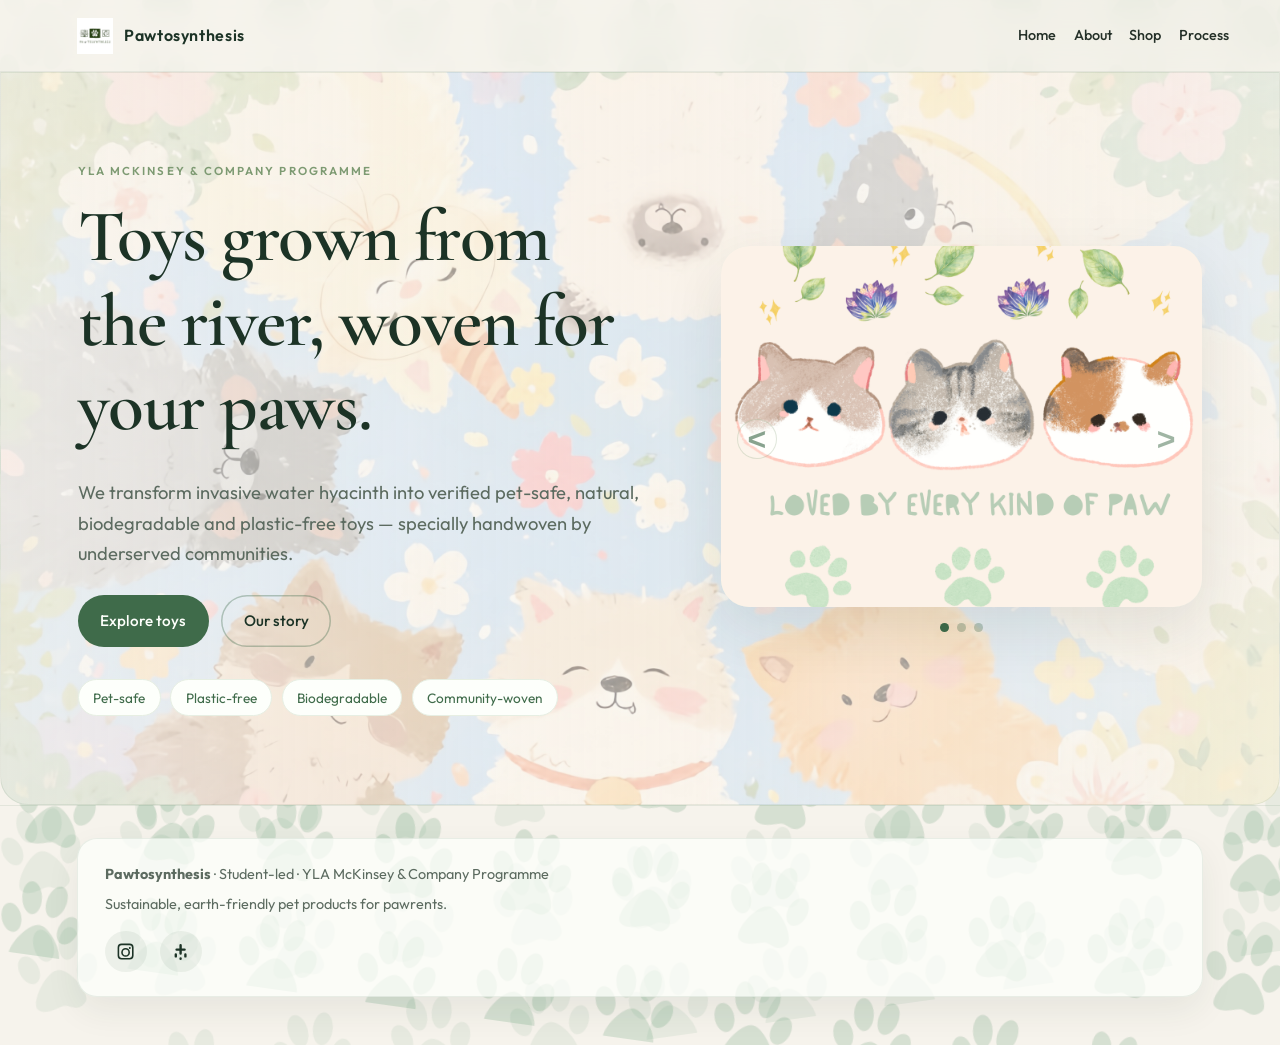
<file: index.html>
<!DOCTYPE html>
<html lang="en">
  <head>
    <meta charset="UTF-8" />
    <meta name="viewport" content="width=device-width, initial-scale=1.0" />
    <title>Pawtosynthesis — Earth-friendly toys for pawrents</title>
    <meta
      name="description"
      content="Pawtosynthesis turns water hyacinth into verified pet-safe, natural, biodegradable, plastic-free pet toys — handwoven by underserved communities."
    />
    <link rel="preconnect" href="https://fonts.googleapis.com" />
    <link rel="preconnect" href="https://fonts.gstatic.com" crossorigin />
    <link
      href="https://fonts.googleapis.com/css2?family=Cormorant+Garamond:ital,wght@0,500;0,600;0,700;1,500&family=Outfit:wght@300;400;500;600&display=swap"
      rel="stylesheet"
    />
    <link rel="stylesheet" href="css/styles.css?v=3" />
    <link rel="icon" href="assets/logo" type="image/svg+xml" />
  </head>
  <body>
    <div class="bg-leaf" aria-hidden="true"></div>

    <header class="site-header">
      <a class="brand" href="index.html">
        <img src="assets/logo.jpg" alt="" width="36" height="36" />
        <span>Pawtosynthesis</span>
      </a>
      <button class="nav-toggle" type="button" aria-label="Open menu" aria-expanded="false">
        <span></span>
        <span></span>
      </button>
      <nav class="nav" aria-label="Primary">
        <a href="index.html">Home</a>
        <a href="about.html">About</a>
        <a href="shop.html">Shop</a>
        <a href="process.html">Process</a>
      </nav>
    </header>

    <main id="top">
      <section class="hero">
        <div class="hero-copy">
          <p class="eyebrow">YLA McKinsey &amp; Company Programme</p>
          <h1>Toys grown from the river, woven for your paws.</h1>
          <p class="lede">
            We transform invasive water hyacinth into verified pet-safe, natural,
            biodegradable and plastic-free toys — specially handwoven by
            underserved communities.
          </p>
          <div class="hero-actions">
            <a class="btn btn-primary" href="shop.html">Explore toys</a>
            <a class="btn btn-ghost" href="about.html">Our story</a>
          </div>
          <ul class="trust">
            <li>Pet-safe</li>
            <li>Plastic-free</li>
            <li>Biodegradable</li>
            <li>Community-woven</li>
          </ul>
        </div>

        <div class="home-carousel" data-carousel aria-label="Pawtosynthesis gallery">
          <div class="carousel-track">
            <figure class="carousel-slide is-active">
              <img src="assets/slide-1.png" alt="Pawtosynthesis first carousel image" />
            </figure>
            <figure class="carousel-slide">
              <img src="assets/slide-2.png" alt="Pawtosynthesis second carousel image" />
            </figure>
            <figure class="carousel-slide">
              <img src="assets/slide-3.png" alt="Pawtosynthesis third carousel image" />
            </figure>
          </div>
          <button class="carousel-arrow carousel-prev" type="button" aria-label="Previous image">&lt;</button>
          <button class="carousel-arrow carousel-next" type="button" aria-label="Next image">&gt;</button>
          <div class="carousel-dots" aria-label="Choose gallery image">
            <button class="carousel-dot is-active" type="button" aria-label="Show image 1" aria-current="true"></button>
            <button class="carousel-dot" type="button" aria-label="Show image 2"></button>
            <button class="carousel-dot" type="button" aria-label="Show image 3"></button>
          </div>
        </div>
      </section>

    </main>

    <footer class="site-footer">
      <div class="footer-card">
        <p><strong>Pawtosynthesis</strong> · Student-led · YLA McKinsey &amp; Company Programme</p>
        <p>Sustainable, earth-friendly pet products for pawrents.</p>
        <div class="social-links" aria-label="Social media links">
        <a href="https://www.instagram.com/pawtosynthesis/?hl=en" target="_blank" rel="noopener noreferrer" aria-label="Instagram">
          <svg viewBox="0 0 24 24" aria-hidden="true"><path d="M7 2h10a5 5 0 0 1 5 5v10a5 5 0 0 1-5 5H7a5 5 0 0 1-5-5V7a5 5 0 0 1 5-5Zm0 2a3 3 0 0 0-3 3v10a3 3 0 0 0 3 3h10a3 3 0 0 0 3-3V7a3 3 0 0 0-3-3H7Zm5 3.5A5.5 5.5 0 1 1 6.5 13 5.5 5.5 0 0 1 12 7.5Zm0 2A3.5 3.5 0 1 0 15.5 13 3.5 3.5 0 0 0 12 9.5Zm5.25-3.25a1.25 1.25 0 1 1-1.25 1.25 1.25 1.25 0 0 1 1.25-1.25Z"/></svg>
        </a>
        <a href="https://linktr.ee/pawtosynthesis?utm_source=linktree_profile_share&amp;ltsid=6a0023c0-806b-4a4c-ac9c-4e5ab47f9585" target="_blank" rel="noopener noreferrer" aria-label="Linktree">
          <svg viewBox="0 0 24 24" aria-hidden="true"><path d="M12 2.5a1.5 1.5 0 0 1 1.5 1.5V8h3.5a1.5 1.5 0 1 1 0 3H13.5v3.5a1.5 1.5 0 1 1-3 0V11H7a1.5 1.5 0 1 1 0-3h3.5V4A1.5 1.5 0 0 1 12 2.5Zm-6 11.5a1.5 1.5 0 0 1 1.5 1.5V18a1.5 1.5 0 1 1-3 0v-2.5A1.5 1.5 0 0 1 6 14Zm12 0a1.5 1.5 0 0 1 1.5 1.5V18a1.5 1.5 0 1 1-3 0v-2.5A1.5 1.5 0 0 1 18 14Zm-6 5a1.5 1.5 0 0 1 1.5 1.5v.5a1.5 1.5 0 1 1-3 0v-.5A1.5 1.5 0 0 1 12 19Z"/></svg>
        </a>
        </div>
      </div>
    </footer>

    <script src="js/main.js"></script>
  </body>
</html>
</file>
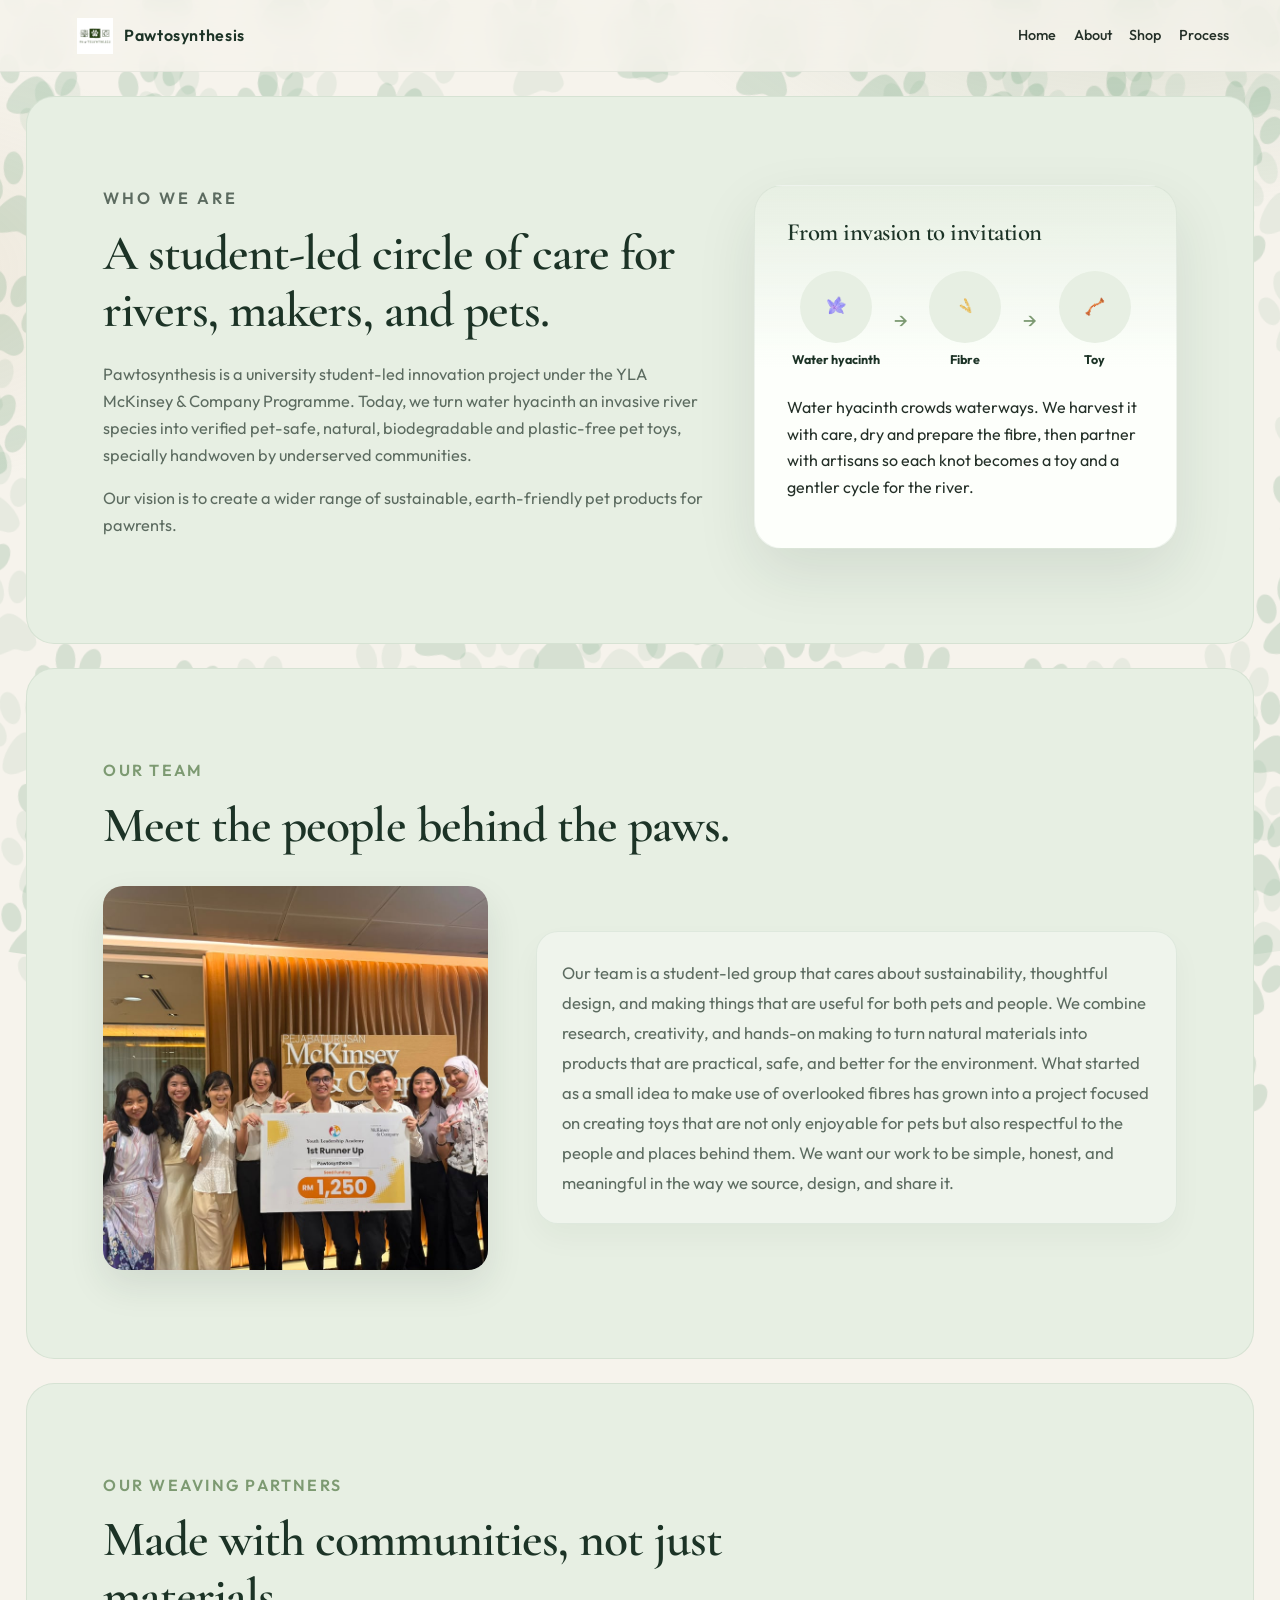
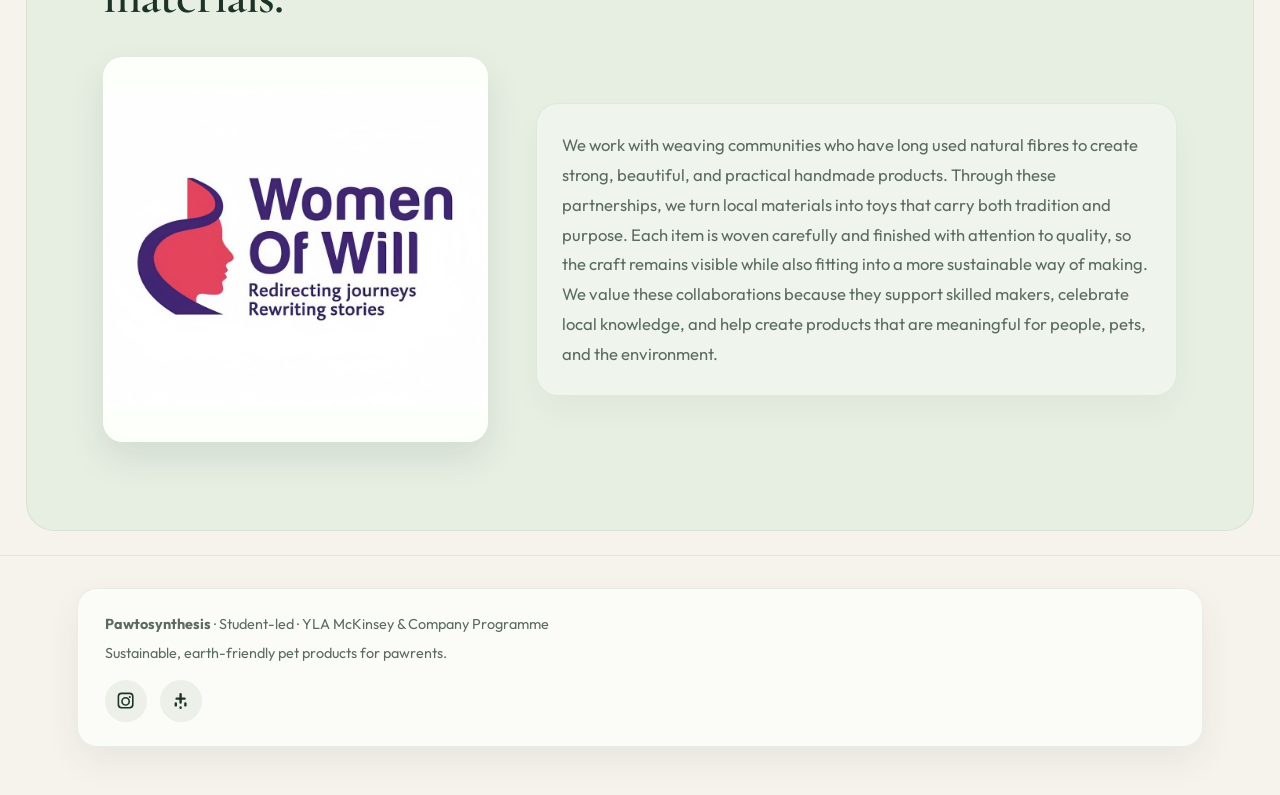
<file: about.html>
<!DOCTYPE html>
<html lang="en">
  <head>
    <meta charset="UTF-8" />
    <meta name="viewport" content="width=device-width, initial-scale=1.0" />
    <title>About | Pawtosynthesis</title>
    <meta
      name="description"
      content="Learn about Pawtosynthesis and how water hyacinth becomes a pet-safe, earth-friendly toy."
    />
    <link rel="preconnect" href="https://fonts.googleapis.com" />
    <link rel="preconnect" href="https://fonts.gstatic.com" crossorigin />
    <link
      href="https://fonts.googleapis.com/css2?family=Cormorant+Garamond:ital,wght@0,500;0,600;0,700;1,500&family=Outfit:wght@300;400;500;600&display=swap"
      rel="stylesheet"
    />
    <link rel="stylesheet" href="css/styles.css?v=3" />
    <link rel="icon" href="assets/logo" type="image/svg+xml" />
  </head>
  <body>
    <div class="bg-leaf" aria-hidden="true"></div>

    <header class="site-header">
      <a class="brand" href="index.html">
        <img src="assets/logo.jpg" alt="" width="36" height="36" />
        <span>Pawtosynthesis</span>
      </a>
      <button class="nav-toggle" type="button" aria-label="Open menu" aria-expanded="false">
        <span></span>
        <span></span>
      </button>
      <nav class="nav" aria-label="Primary">
        <a href="index.html">Home</a>
        <a href="about.html">About</a>
        <a href="shop.html">Shop</a>
        <a href="process.html">Process</a>
      </nav>
    </header>

    <main>
      <section id="about" class="section about">
        <div class="section-copy">
          <p class="eyebrow">Who we are</p>
          <h2>A student-led circle of care for rivers, makers, and pets.</h2>
          <p>
            Pawtosynthesis is a university student-led innovation project under
            the YLA McKinsey &amp; Company Programme. Today, we turn water
            hyacinth an invasive river species into verified pet-safe,
            natural, biodegradable and plastic-free pet toys, specially
            handwoven by underserved communities.
          </p>
          <p>
            Our vision is to create a wider range of sustainable, earth-friendly
            pet products for pawrents.
          </p>
        </div>
        <aside class="about-card">
          <h3>From invasion to invitation</h3>
          <div class="journey" aria-label="Water hyacinth becomes fibre, then a toy">
            <div class="journey-stage">
              <div class="journey-visual hyacinth-visual" aria-hidden="true">
                <img src="assets/hyacinth-icon.png" alt="" />
              </div>
              <strong>Water hyacinth</strong>
            </div>
            <span class="journey-arrow" aria-hidden="true">&#8594;</span>
            <div class="journey-stage">
              <div class="journey-visual fibre-visual" aria-hidden="true">
                <img src="assets/fibre-icon.png" alt="" />
              </div>
              <strong>Fibre</strong>
            </div>
            <span class="journey-arrow" aria-hidden="true">&#8594;</span>
            <div class="journey-stage">
              <div class="journey-visual toy-visual">
                <img src="assets/toy-icon.png" alt="" />
              </div>
              <strong>Toy</strong>
            </div>
          </div>
          <p>
            Water hyacinth crowds waterways. We harvest it with care, dry and
            prepare the fibre, then partner with artisans so each knot becomes
            a toy and a gentler cycle for the river.
          </p>
        </aside>
      </section>

      <section class="section team-section" id="team">
        <div class="section-head">
          <p class="eyebrow about-eyebrow">Our Team</p>
          <h2>Meet the people behind the paws.</h2>
        </div>
        <div class="about-feature-grid">
          <figure class="about-photo">
            <img src="assets/our-team.jpg" alt="The Pawtosynthesis student team together" />
          </figure>
          <div class="info-grid">
            <p>
              Our team is a student-led group that cares about sustainability, thoughtful design,
              and making things that are useful for both pets and people. We combine research,
              creativity, and hands-on making to turn natural materials into products that are
              practical, safe, and better for the environment. What started as a small idea to
              make use of overlooked fibres has grown into a project focused on creating toys
              that are not only enjoyable for pets but also respectful to the people and places
              behind them. We want our work to be simple, honest, and meaningful in the way we
              source, design, and share it.
            </p>
          </div>
        </div>
      </section>

      <section class="section partners-section" id="partners">
        <div class="section-head">
          <p class="eyebrow about-eyebrow">Our Weaving Partners</p>
          <h2>Made with communities, not just materials.</h2>
        </div>
        <div class="about-feature-grid">
          <figure class="about-photo">
            <img src="assets/our-weaving-partner.JPEG" alt="A woman from one of Pawtosynthesis's weaving partner communities" />
          </figure>
          <div class="info-grid">
            <p>
              We work with weaving communities who have long used natural fibres to create
              strong, beautiful, and practical handmade products. Through these partnerships,
              we turn local materials into toys that carry both tradition and purpose. Each item
              is woven carefully and finished with attention to quality, so the craft remains
              visible while also fitting into a more sustainable way of making. We value these
              collaborations because they support skilled makers, celebrate local knowledge, and
              help create products that are meaningful for people, pets, and the environment.
            </p>
          </div>
        </div>
      </section>
    </main>

    <footer class="site-footer">
      <div class="footer-card">
        <p><strong>Pawtosynthesis</strong> · Student-led · YLA McKinsey &amp; Company Programme</p>
        <p>Sustainable, earth-friendly pet products for pawrents.</p>
        <div class="social-links" aria-label="Social media links">
        <a href="https://www.instagram.com/pawtosynthesis/?hl=en" target="_blank" rel="noopener noreferrer" aria-label="Instagram">
          <svg viewBox="0 0 24 24" aria-hidden="true"><path d="M7 2h10a5 5 0 0 1 5 5v10a5 5 0 0 1-5 5H7a5 5 0 0 1-5-5V7a5 5 0 0 1 5-5Zm0 2a3 3 0 0 0-3 3v10a3 3 0 0 0 3 3h10a3 3 0 0 0 3-3V7a3 3 0 0 0-3-3H7Zm5 3.5A5.5 5.5 0 1 1 6.5 13 5.5 5.5 0 0 1 12 7.5Zm0 2A3.5 3.5 0 1 0 15.5 13 3.5 3.5 0 0 0 12 9.5Zm5.25-3.25a1.25 1.25 0 1 1-1.25 1.25 1.25 1.25 0 0 1 1.25-1.25Z"/></svg>
        </a>
        <a href="https://linktr.ee/pawtosynthesis?utm_source=linktree_profile_share&amp;ltsid=6a0023c0-806b-4a4c-ac9c-4e5ab47f9585" target="_blank" rel="noopener noreferrer" aria-label="Linktree">
          <svg viewBox="0 0 24 24" aria-hidden="true"><path d="M12 2.5a1.5 1.5 0 0 1 1.5 1.5V8h3.5a1.5 1.5 0 1 1 0 3H13.5v3.5a1.5 1.5 0 1 1-3 0V11H7a1.5 1.5 0 1 1 0-3h3.5V4A1.5 1.5 0 0 1 12 2.5Zm-6 11.5a1.5 1.5 0 0 1 1.5 1.5V18a1.5 1.5 0 1 1-3 0v-2.5A1.5 1.5 0 0 1 6 14Zm12 0a1.5 1.5 0 0 1 1.5 1.5V18a1.5 1.5 0 1 1-3 0v-2.5A1.5 1.5 0 0 1 18 14Zm-6 5a1.5 1.5 0 0 1 1.5 1.5v.5a1.5 1.5 0 1 1-3 0v-.5A1.5 1.5 0 0 1 12 19Z"/></svg>
        </a>
        </div>
      </div>
    </footer>

    <script src="js/main.js"></script>
  </body>
</html>
</file>
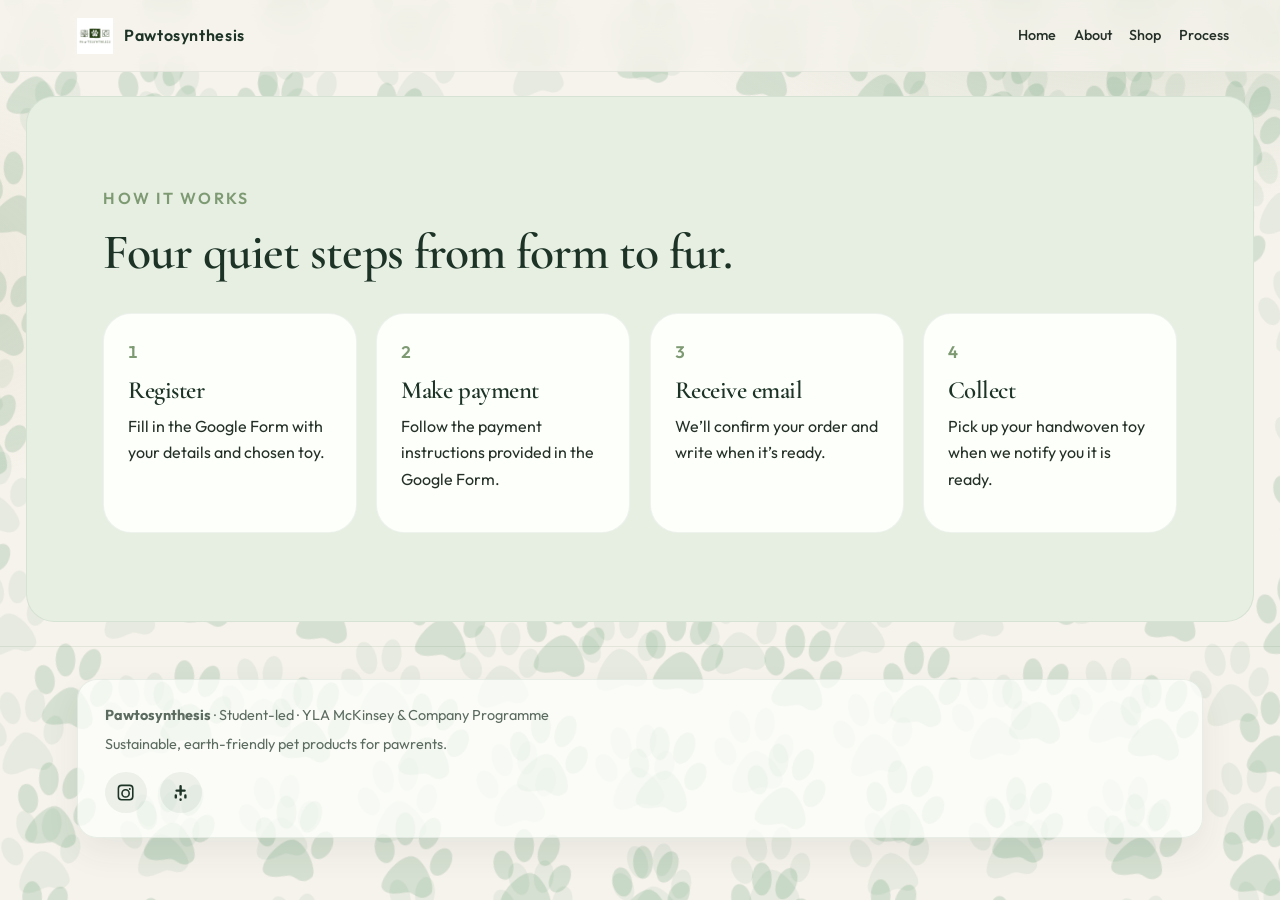
<file: process.html>
<!DOCTYPE html>
<html lang="en">
  <head>
    <meta charset="UTF-8" />
    <meta name="viewport" content="width=device-width, initial-scale=1.0" />
    <title>Process | Pawtosynthesis</title>
    <meta
      name="description"
      content="See how Pawtosynthesis turns removed water hyacinth into eco-friendly toys through a simple four-step process."
    />
    <link rel="preconnect" href="https://fonts.googleapis.com" />
    <link rel="preconnect" href="https://fonts.gstatic.com" crossorigin />
    <link
      href="https://fonts.googleapis.com/css2?family=Cormorant+Garamond:ital,wght@0,500;0,600;0,700;1,500&family=Outfit:wght@300;400;500;600&display=swap"
      rel="stylesheet"
    />
    <link rel="stylesheet" href="css/styles.css?v=3" />
    <link rel="icon" href="assets/logo" type="image/svg+xml" />
  </head>
  <body>
    <div class="bg-leaf" aria-hidden="true"></div>

    <header class="site-header">
      <a class="brand" href="index.html">
        <img src="assets/logo.jpg" alt="" width="36" height="36" />
        <span>Pawtosynthesis</span>
      </a>
      <button class="nav-toggle" type="button" aria-label="Open menu" aria-expanded="false">
        <span></span>
        <span></span>
      </button>
      <nav class="nav" aria-label="Primary">
        <a href="index.html">Home</a>
        <a href="about.html">About</a>
        <a href="shop.html">Shop</a>
        <a href="process.html">Process</a>
      </nav>
    </header>

    <main>
      <section id="process" class="section process">
        <div class="section-head">
          <p class="eyebrow process-eyebrow">How it works</p>
          <h2>Four quiet steps from form to fur.</h2>
        </div>
        <ol class="steps">
          <li>
            <span class="step-num">1</span>
            <h3>Register</h3>
            <p>Fill in the Google Form with your details and chosen toy.</p>
          </li>
          <li>
            <span class="step-num">2</span>
            <h3>Make payment</h3>
            <p>Follow the payment instructions provided in the Google Form.</p>
          </li>
          <li>
            <span class="step-num">3</span>
            <h3>Receive email</h3>
            <p>We’ll confirm your order and write when it’s ready.</p>
          </li>
          <li>
            <span class="step-num">4</span>
            <h3>Collect</h3>
            <p>Pick up your handwoven toy when we notify you it is ready.</p>
          </li>
        </ol>
      </section>
    </main>

    <footer class="site-footer">
      <div class="footer-card">
        <p><strong>Pawtosynthesis</strong> · Student-led · YLA McKinsey &amp; Company Programme</p>
        <p>Sustainable, earth-friendly pet products for pawrents.</p>
        <div class="social-links" aria-label="Social media links">
        <a href="https://www.instagram.com/pawtosynthesis/?hl=en" target="_blank" rel="noopener noreferrer" aria-label="Instagram">
          <svg viewBox="0 0 24 24" aria-hidden="true"><path d="M7 2h10a5 5 0 0 1 5 5v10a5 5 0 0 1-5 5H7a5 5 0 0 1-5-5V7a5 5 0 0 1 5-5Zm0 2a3 3 0 0 0-3 3v10a3 3 0 0 0 3 3h10a3 3 0 0 0 3-3V7a3 3 0 0 0-3-3H7Zm5 3.5A5.5 5.5 0 1 1 6.5 13 5.5 5.5 0 0 1 12 7.5Zm0 2A3.5 3.5 0 1 0 15.5 13 3.5 3.5 0 0 0 12 9.5Zm5.25-3.25a1.25 1.25 0 1 1-1.25 1.25 1.25 1.25 0 0 1 1.25-1.25Z"/></svg>
        </a>
        <a href="https://linktr.ee/pawtosynthesis?utm_source=linktree_profile_share&amp;ltsid=6a0023c0-806b-4a4c-ac9c-4e5ab47f9585" target="_blank" rel="noopener noreferrer" aria-label="Linktree">
          <svg viewBox="0 0 24 24" aria-hidden="true"><path d="M12 2.5a1.5 1.5 0 0 1 1.5 1.5V8h3.5a1.5 1.5 0 1 1 0 3H13.5v3.5a1.5 1.5 0 1 1-3 0V11H7a1.5 1.5 0 1 1 0-3h3.5V4A1.5 1.5 0 0 1 12 2.5Zm-6 11.5a1.5 1.5 0 0 1 1.5 1.5V18a1.5 1.5 0 1 1-3 0v-2.5A1.5 1.5 0 0 1 6 14Zm12 0a1.5 1.5 0 0 1 1.5 1.5V18a1.5 1.5 0 1 1-3 0v-2.5A1.5 1.5 0 0 1 18 14Zm-6 5a1.5 1.5 0 0 1 1.5 1.5v.5a1.5 1.5 0 1 1-3 0v-.5A1.5 1.5 0 0 1 12 19Z"/></svg>
        </a>
        </div>
      </div>
    </footer>

    <script src="js/main.js"></script>
  </body>
</html>
</file>
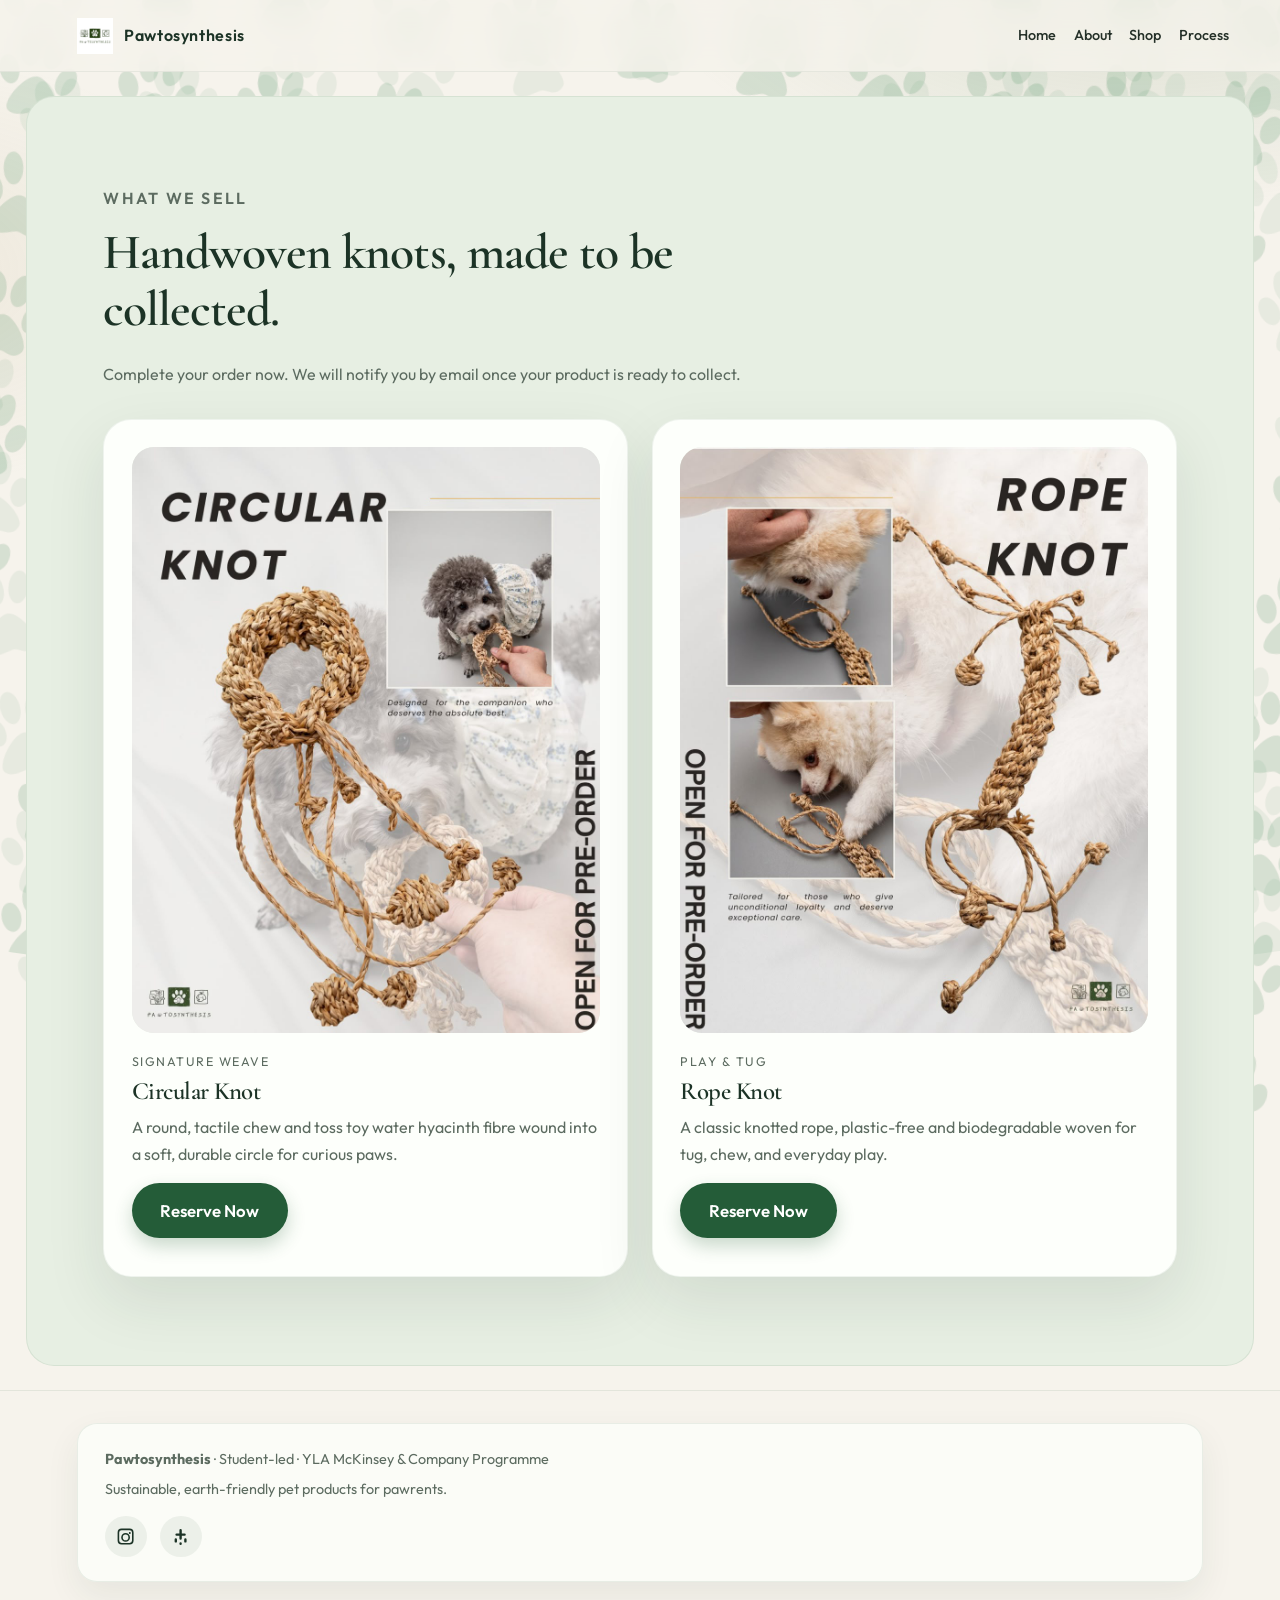
<file: shop.html>
<!DOCTYPE html>
<html lang="en">
  <head>
    <meta charset="UTF-8" />
    <meta name="viewport" content="width=device-width, initial-scale=1.0" />
    <title>Shop |Pawtosynthesis</title>
    <meta
      name="description"
      content="Learn about Pawtosynthesis, explore our handwoven pet toys, and see how each order comes together."
    />
    <link rel="preconnect" href="https://fonts.googleapis.com" />
    <link rel="preconnect" href="https://fonts.gstatic.com" crossorigin />
    <link
      href="https://fonts.googleapis.com/css2?family=Cormorant+Garamond:ital,wght@0,500;0,600;0,700;1,500&family=Outfit:wght@300;400;500;600&display=swap"
      rel="stylesheet"
    />
    <link rel="stylesheet" href="css/styles.css?v=3" />
    <link rel="icon" href="assets/logo" type="image/svg+xml" />
  </head>
  <body>
    <div class="bg-leaf" aria-hidden="true"></div>

    <header class="site-header">
      <a class="brand" href="index.html">
        <img src="assets/logo.jpg" alt="" width="36" height="36" />
        <span>Pawtosynthesis</span>
      </a>
      <button class="nav-toggle" type="button" aria-label="Open menu" aria-expanded="false">
        <span></span>
        <span></span>
      </button>
      <nav class="nav" aria-label="Primary">
        <a href="index.html">Home</a>
        <a href="about.html">About</a>
        <a href="shop.html">Shop</a>
        <a href="process.html">Process</a>
      </nav>
    </header>

    <main>
      <section class="section shop" id="shop">
        <div class="section-head">
          <p class="eyebrow shop-eyebrow">What we sell</p>
          <h2>Handwoven knots, made to be collected.</h2>
          <p>
            Complete your order now. We will notify you by email once your product is
            ready to collect.
          </p>
        </div>
        <div class="product-grid">
          <article class="product-card">
            <div class="product-art" aria-hidden="true">
              <img class="circular-knot-image" src="assets/circular-knot.jpg" alt="Circular knot toy" />
            </div>
            <p class="product-tag">Signature weave</p>
            <h3>Circular Knot</h3>
            <p>
              A round, tactile chew and toss toy water hyacinth fibre wound
              into a soft, durable circle for curious paws.
            </p>
            <button class="btn btn-primary reserve-featured" type="button" data-open-order="Circular Knot">
              Reserve Now
            </button>
          </article>
          <article class="product-card">
            <div class="product-art" aria-hidden="true">
              <img class="rope-knot-image" src="assets/rope-knot.jpg" alt="Rope knot toy" />
            </div>
            <p class="product-tag">Play &amp; tug</p>
            <h3>Rope Knot</h3>
            <p>
              A classic knotted rope, plastic-free and biodegradable woven
              for tug, chew, and everyday play.
            </p>
            <button class="btn btn-primary reserve-featured" type="button" data-open-order="Rope Knot">
              Reserve Now
            </button>
          </article>
        </div>
      </section>
    </main>

    <footer class="site-footer">
      <div class="footer-card">
        <p><strong>Pawtosynthesis</strong> · Student-led · YLA McKinsey &amp; Company Programme</p>
        <p>Sustainable, earth-friendly pet products for pawrents.</p>
        <div class="social-links" aria-label="Social media links">
        <a href="https://www.instagram.com/pawtosynthesis/?hl=en" target="_blank" rel="noopener noreferrer" aria-label="Instagram">
          <svg viewBox="0 0 24 24" aria-hidden="true"><path d="M7 2h10a5 5 0 0 1 5 5v10a5 5 0 0 1-5 5H7a5 5 0 0 1-5-5V7a5 5 0 0 1 5-5Zm0 2a3 3 0 0 0-3 3v10a3 3 0 0 0 3 3h10a3 3 0 0 0 3-3V7a3 3 0 0 0-3-3H7Zm5 3.5A5.5 5.5 0 1 1 6.5 13 5.5 5.5 0 0 1 12 7.5Zm0 2A3.5 3.5 0 1 0 15.5 13 3.5 3.5 0 0 0 12 9.5Zm5.25-3.25a1.25 1.25 0 1 1-1.25 1.25 1.25 1.25 0 0 1 1.25-1.25Z"/></svg>
        </a>
        <a href="https://linktr.ee/pawtosynthesis?utm_source=linktree_profile_share&amp;ltsid=6a0023c0-806b-4a4c-ac9c-4e5ab47f9585" target="_blank" rel="noopener noreferrer" aria-label="Linktree">
          <svg viewBox="0 0 24 24" aria-hidden="true"><path d="M12 2.5a1.5 1.5 0 0 1 1.5 1.5V8h3.5a1.5 1.5 0 1 1 0 3H13.5v3.5a1.5 1.5 0 1 1-3 0V11H7a1.5 1.5 0 1 1 0-3h3.5V4A1.5 1.5 0 0 1 12 2.5Zm-6 11.5a1.5 1.5 0 0 1 1.5 1.5V18a1.5 1.5 0 1 1-3 0v-2.5A1.5 1.5 0 0 1 6 14Zm12 0a1.5 1.5 0 0 1 1.5 1.5V18a1.5 1.5 0 1 1-3 0v-2.5A1.5 1.5 0 0 1 18 14Zm-6 5a1.5 1.5 0 0 1 1.5 1.5v.5a1.5 1.5 0 1 1-3 0v-.5A1.5 1.5 0 0 1 12 19Z"/></svg>
        </a>
        </div>
      </div>
    </footer>

    <dialog class="modal" id="order-modal">
      <form method="dialog" class="modal-card">
        <button class="modal-close" value="close" aria-label="Close">&times;</button>
        <h2 id="modal-title">Complete order</h2>
        <ol class="modal-steps">
          <li>Register with the Google Form (select your toy).</li>
          <li>Follow the payment instructions in the Google Form.</li>
          <li>Watch your inbox for confirmation.</li>
          <li>Collect when we email that it’s ready.</li>
        </ol>
        <div class="modal-actions">
          <a id="modal-form-link" class="btn btn-primary" href="#" target="_blank" rel="noopener noreferrer">
            Register on Google Form
          </a>
          <button class="btn btn-ghost" value="close" type="submit">Close</button>
        </div>
      </form>
    </dialog>

    <script src="js/main.js"></script>
  </body>
</html>
</file>
<file: css/styles.css>
:root {
  --cream: #f6f3ec;
  --white: #fdfffb;
  --mist: #e7efe3;
  --sage: #7d9a72;
  --leaf: #3f6b4a;
  --forest: #1c3326;
  --ink: #243028;
  --muted: #5c6b60;
  --gold: #c4b48a;
  --shadow: 0 24px 60px rgba(28, 51, 38, 0.1);
  --radius: 28px;
}

*,
*::before,
*::after {
  box-sizing: border-box;
}

html {
  scroll-behavior: smooth;
  scroll-padding-top: 5.5rem;
}

body {
  margin: 0;
  font-family: Outfit, system-ui, sans-serif;
  color: var(--ink);
  background: var(--cream);
  line-height: 1.65;
  min-height: 100vh;
}

h1,
h2,
h3 {
  font-family: "Cormorant Garamond", Georgia, serif;
  color: var(--forest);
  letter-spacing: -0.02em;
  line-height: 1.15;
  font-weight: 600;
}

h1 {
  font-size: clamp(2.6rem, 6vw, 4.6rem);
  margin: 0.2em 0 0.4em;
}

h2 {
  font-size: clamp(2rem, 4vw, 3.1rem);
  margin: 0 0 0.45em;
}

h3 {
  font-size: 1.55rem;
  margin: 0 0 0.35em;
}

p {
  margin: 0 0 1em;
}

a {
  color: var(--leaf);
}

.bg-leaf {
  position: fixed;
  inset: 0;
  pointer-events: none;
  z-index: 0;
  background:
    radial-gradient(900px 500px at 90% -10%, rgba(125, 154, 114, 0.28), transparent 60%),
    radial-gradient(700px 400px at -10% 30%, rgba(196, 180, 138, 0.18), transparent 55%);
}

.bg-leaf::before {
  content: "";
  position: absolute;
  inset: -15%;
  background-image: url("../assets/paw-pattern.png");
  background-repeat: repeat;
  pointer-events: none;
}

.bg-leaf::before {
  background-size: 120px 120px;
  opacity: 0.13;
  transform: rotate(8deg);
}

.bg-leaf::after {
  content: "";
  position: absolute;
  inset: -15%;
  background: url("../assets/paw-pattern.png") repeat;
  background-size: 120px 120px;
  opacity: 0.06;
  transform: rotate(-8deg);
  pointer-events: none;
}

.site-header,
main,
.site-footer {
  position: relative;
  z-index: 1;
}

.site-header {
  display: flex;
  align-items: center;
  justify-content: space-between;
  padding: 1.1rem 4vw 1.1rem 6vw;
  position: sticky;
  top: 0;
  z-index: 10;
  background: rgba(246, 243, 236, 0.82);
  backdrop-filter: blur(16px);
  border-bottom: 1px solid rgba(63, 107, 74, 0.08);
}

.brand {
  display: flex;
  align-items: center;
  gap: 0.7rem;
  text-decoration: none;
  color: var(--forest);
  font-weight: 600;
  letter-spacing: 0.04em;
}

.nav {
  display: flex;
  align-items: center;
  gap: 1.1rem;
  flex-shrink: 0;
}

.nav a {
  text-decoration: none;
  color: var(--ink);
  font-size: 0.9rem;
  font-weight: 500;
  white-space: nowrap;
}

.nav-cta {
  background: var(--forest);
  color: var(--white) !important;
  padding: 0.55rem 1.1rem;
  border-radius: 999px;
}

.nav-toggle {
  display: none;
  background: none;
  border: 0;
  width: 42px;
  height: 42px;
  cursor: pointer;
}

.nav-toggle span {
  display: block;
  height: 2px;
  background: var(--forest);
  margin: 7px 0;
  width: 22px;
}

.hero,
.section {
  padding: 5.5rem 6vw;
  margin: 1.5rem 2vw;
  border: 1px solid rgba(63, 107, 74, 0.1);
  border-radius: var(--radius);
  background: var(--mist);
}

.hero {
  width: auto;
  max-width: none;
  min-height: 680px;
  margin: 0;
  display: grid;
  grid-template-columns: minmax(0, 1fr) minmax(280px, 0.85fr);
  gap: clamp(2rem, 6vw, 5rem);
  align-items: center;
  background:
    linear-gradient(90deg, rgba(246, 243, 236, 0.72), rgba(246, 243, 236, 0.52) 50%, rgba(246, 243, 236, 0.72)),
    url("../assets/home.JPEG") center / cover no-repeat;
  border-radius: 0 0 var(--radius) var(--radius);
}

.hero-copy {
  max-width: 920px;
}

.home-carousel {
  position: relative;
  min-width: 0;
}

.carousel-track {
  position: relative;
  aspect-ratio: 4 / 3;
  overflow: hidden;
  border-radius: var(--radius);
  background: var(--mist);
  box-shadow: var(--shadow);
}

.carousel-slide {
  position: absolute;
  inset: 0;
  margin: 0;
  opacity: 0;
  visibility: hidden;
  transition: opacity 0.45s ease;
}

.carousel-slide.is-active {
  opacity: 1;
  visibility: visible;
}

.carousel-slide img {
  width: 100%;
  height: 100%;
  display: block;
  object-fit: cover;
}

.carousel-arrow {
  position: absolute;
  top: 50%;
  width: 2.5rem;
  height: 2.5rem;
  border: 0;
  border-radius: 50%;
  z-index: 2;
  background: rgba(253, 255, 251, 0.2);
  appearance: none;
  color: rgba(63, 107, 74, 0.62);
  border: 1px solid rgba(125, 154, 114, 0.24);
  box-shadow: none;
  opacity: 1;
  font-size: 2rem;
  font-weight: 600;
  line-height: 1;
  cursor: pointer;
  transform: translateY(-50%);
}

.carousel-arrow:hover {
  background: rgba(253, 255, 251, 0.3);
  color: rgba(63, 107, 74, 0.78);
}

.carousel-arrow:focus-visible {
  outline: 1px solid rgba(125, 154, 114, 0.45);
  outline-offset: 2px;
}

.carousel-prev {
  left: 1rem;
}

.carousel-next {
  right: 1rem;
  background: transparent;
  border-color: transparent;
  color: rgba(63, 107, 74, 0.5);
}

.carousel-dots {
  display: flex;
  justify-content: center;
  gap: 0.5rem;
  margin-top: 1rem;
}

.carousel-dot {
  width: 0.55rem;
  height: 0.55rem;
  padding: 0;
  border: 0;
  border-radius: 50%;
  background: rgba(63, 107, 74, 0.3);
  cursor: pointer;
}

.carousel-dot.is-active {
  background: var(--leaf);
}

.eyebrow {
  text-transform: uppercase;
  letter-spacing: 0.18em;
  font-size: 0.72rem;
  font-weight: 600;
  color: var(--sage);
  margin: 0 0 0.8rem;
}

.process-eyebrow {
  font-size: 1rem;
  letter-spacing: 0.14em;
}

.shop-eyebrow {
  font-size: 1rem;
  letter-spacing: 0.14em;
}

.about-eyebrow {
  font-size: 1rem;
  letter-spacing: 0.14em;
}

.lede {
  font-size: 1.15rem;
  max-width: 40rem;
  color: var(--muted);
}

.hero-actions,
.order-actions,
.modal-actions {
  display: flex;
  flex-wrap: wrap;
  gap: 0.8rem;
  margin: 1.6rem 0 2rem;
}

.btn {
  display: inline-flex;
  align-items: center;
  justify-content: center;
  border: 0;
  cursor: pointer;
  text-decoration: none;
  font-family: inherit;
  font-size: 0.95rem;
  font-weight: 500;
  border-radius: 999px;
  padding: 0.85rem 1.4rem;
  transition: transform 0.2s ease, background 0.2s ease;
}

.btn:hover {
  transform: translateY(-1px);
}

.btn-primary {
  background: var(--leaf);
  color: var(--white);
}

.btn-primary:hover {
  background: var(--forest);
}

.reserve-featured {
  padding: 1.05rem 1.8rem;
  background: #245c38;
  color: #ffffff;
  font-size: 1.05rem;
  font-weight: 600;
  white-space: nowrap;
  box-shadow: 0 8px 18px rgba(36, 92, 56, 0.24);
}

.reserve-featured:hover {
  background: #142d1e;
}

.btn-ghost {
  background: transparent;
  color: var(--forest);
  box-shadow: inset 0 0 0 1.5px rgba(63, 107, 74, 0.35);
}

.trust {
  display: flex;
  flex-wrap: wrap;
  gap: 0.6rem;
  list-style: none;
  padding: 0;
  margin: 0;
}

.trust li {
  background: var(--white);
  border: 1px solid var(--mist);
  border-radius: 999px;
  padding: 0.4rem 0.9rem;
  font-size: 0.85rem;
  color: var(--leaf);
}

.about {
  display: grid;
  grid-template-columns: 1.3fr 0.9fr;
  gap: 2.5rem;
  align-items: start;
}

.section-copy p,
.shop p,
.order-panel p {
  color: var(--muted);
}

.section-copy {
  max-width: 46rem;
}

.section-copy h2 {
  max-width: 36rem;
}

.section-copy p {
  max-width: 40rem;
  font-size: 1.02rem;
}

.about-card,
.product-card,
.order-panel,
.modal-card {
  background: var(--white);
  border-radius: var(--radius);
  box-shadow: var(--shadow);
  border: 1px solid rgba(63, 107, 74, 0.08);
}

.about-card {
  padding: 2rem;
  background:
    linear-gradient(180deg, rgba(231, 239, 227, 0.7), var(--white) 50%);
}

.journey {
  display: grid;
  grid-template-columns: 1fr auto 1fr auto 1fr;
  align-items: center;
  gap: 0.55rem;
  margin: 1.5rem 0;
}

.journey-stage {
  display: grid;
  justify-items: center;
  gap: 0.45rem;
  text-align: center;
  color: var(--forest);
  font-size: 0.78rem;
}

.journey-visual {
  width: 4.5rem;
  height: 4.5rem;
  display: grid;
  place-items: center;
  border-radius: 50%;
  background: var(--mist);
  color: var(--leaf);
  font-size: 2.2rem;
}

.hyacinth-visual {
  color: var(--leaf);
}

.fibre-visual {
  color: var(--gold);
}

.journey-visual img {
  width: 76%;
  height: 76%;
  object-fit: contain;
}

.journey-arrow {
  color: var(--sage);
  font-size: 1.3rem;
}

.section-head {
  max-width: 46rem;
  margin-bottom: 2rem;
}

.about-feature-grid {
  display: grid;
  grid-template-columns: minmax(14rem, 0.75fr) minmax(0, 1.25fr);
  gap: clamp(1.5rem, 4vw, 3rem);
  align-items: center;
}

.info-grid {
  display: grid;
  grid-template-columns: repeat(3, minmax(0, 1fr));
  gap: 1rem;
}

.about-feature-grid .info-grid {
  grid-template-columns: 1fr;
  gap: 0.85rem;
  align-self: center;
  background: rgba(255, 255, 255, 0.34);
  border: 1px solid rgba(63, 107, 74, 0.09);
  border-radius: 22px;
  box-shadow: 0 14px 30px rgba(28, 51, 38, 0.04);
  padding: clamp(1.2rem, 2vw, 2rem);
}

.about-feature-grid .info-grid p {
  margin: 0;
  color: var(--muted);
  font-size: clamp(1rem, 1.3vw, 1.12rem);
  line-height: 1.8;
  max-width: 58ch;
}

.info-card {
  position: relative;
  overflow: hidden;
  background: var(--white);
  border-radius: 18px;
  border: 1px solid rgba(63, 107, 74, 0.08);
  box-shadow: 0 12px 30px rgba(28, 51, 38, 0.07);
  padding: 1.5rem 1.4rem 1.45rem;
}

.info-card::before {
  content: "";
  position: absolute;
  inset: 0 auto 0 0;
  width: 4px;
  background: var(--sage);
}

.info-card h3 {
  font-size: 1.35rem;
  margin-bottom: 0.55rem;
}

.info-card p {
  color: var(--muted);
  margin-bottom: 0;
}

.about-photo {
  width: 100%;
  aspect-ratio: 1;
  margin: 0;
  overflow: hidden;
  border-radius: 20px;
  background: var(--mist);
  box-shadow: 0 16px 36px rgba(28, 51, 38, 0.1);
}

.about-photo img {
  display: block;
  width: 100%;
  height: 100%;
  object-fit: cover;
}

.partners-section .about-photo img {
  object-fit: contain;
  background: var(--white);
}

.product-grid {
  display: grid;
  grid-template-columns: repeat(2, minmax(0, 1fr));
  gap: 1.5rem;
}

.product-card {
  padding: 1.7rem 1.7rem 2.4rem;
  display: flex;
  flex-direction: column;
}

.product-art {
  background: var(--mist);
  border-radius: 22px;
  aspect-ratio: 2 / 2.5;
  display: grid;
  place-items: center;
  margin-bottom: 1.2rem;
  overflow: hidden;
}

.shop .product-art img {
  width: 100%;
  height: 100%;
  object-fit: contain;
  display: block;
}

.product-tag {
  color: var(--sage);
  font-size: 0.78rem;
  letter-spacing: 0.12em;
  text-transform: uppercase;
  margin: 0 0 0.3rem;
}

.product-card .btn {
  margin-top: auto;
  align-self: flex-start;
}

.steps {
  list-style: none;
  display: grid;
  grid-template-columns: repeat(auto-fit, minmax(200px, 1fr));
  gap: 1.2rem;
  padding: 0;
  margin: 0;
}

.steps li {
  background: var(--white);
  border-radius: var(--radius);
  padding: 1.5rem;
  border: 1px solid rgba(63, 107, 74, 0.08);
}

.step-num {
  display: block;
  font-family: Outfit, system-ui, sans-serif;
  font-variant-numeric: lining-nums tabular-nums;
  font-size: 1.05rem;
  letter-spacing: 0.14em;
  font-weight: 600;
  color: var(--sage);
  margin-bottom: 0.6rem;
}

.order {
  padding-bottom: 6rem;
}

.order-panel {
  padding: clamp(1.8rem, 4vw, 3rem);
  background:
    linear-gradient(135deg, #f0f6ec, var(--white) 40%, #fbf8f1);
}

.fine-print {
  font-size: 0.85rem;
  color: var(--muted);
}

code {
  font-size: 0.85em;
  background: var(--mist);
  padding: 0.1em 0.35em;
  border-radius: 6px;
}

.site-footer {
  padding: 2rem 6vw 3rem;
  color: var(--muted);
  font-size: 0.9rem;
  border-top: 1px solid rgba(63, 107, 74, 0.1);
}

.footer-card {
  max-width: 72rem;
  margin: 0 auto;
  padding: 1.5rem 1.7rem;
  border: 1px solid rgba(63, 107, 74, 0.1);
  border-radius: 20px;
  background: rgba(253, 255, 251, 0.72);
  box-shadow: 0 14px 34px rgba(28, 51, 38, 0.07);
}

.footer-card p {
  margin-bottom: 0.35rem;
}

.social-links {
  display: flex;
  flex-wrap: wrap;
  gap: 0.85rem;
  margin-top: 0.9rem;
}

.social-links a {
  display: inline-flex;
  align-items: center;
  justify-content: center;
  width: 2.6rem;
  height: 2.6rem;
  border-radius: 50%;
  background: rgba(63, 107, 74, 0.08);
  color: var(--forest);
  text-decoration: none;
  transition: transform 0.2s ease, background 0.2s ease;
}

.social-links a:hover {
  transform: translateY(-1px);
  background: rgba(63, 107, 74, 0.12);
}

.social-links svg {
  width: 1.2rem;
  height: 1.2rem;
  fill: currentColor;
}

.modal {
  border: 0;
  padding: 0;
  background: transparent;
  max-width: 32rem;
  width: calc(100% - 2rem);
}

.modal::backdrop {
  background: rgba(28, 51, 38, 0.45);
}

.modal-card {
  padding: 2rem;
  position: relative;
}

.modal-close {
  position: absolute;
  top: 0.9rem;
  right: 1rem;
  border: 0;
  background: none;
  font-size: 1.6rem;
  cursor: pointer;
  color: var(--muted);
}

.modal-steps {
  color: var(--muted);
  padding-left: 1.2rem;
}

.payment-placeholder {
  background: var(--mist);
  border-radius: 16px;
  padding: 1rem;
  color: var(--forest);
}

@media (max-width: 1100px) {
  .nav-toggle {
    display: block;
  }

  .nav {
    display: none;
    position: absolute;
    top: 100%;
    left: 0;
    right: 0;
    flex-direction: column;
    align-items: stretch;
    gap: 0;
    background: var(--cream);
    padding: 0.6rem 6vw 1.2rem;
    border-bottom: 1px solid rgba(63, 107, 74, 0.08);
  }

  .nav.open {
    display: flex;
  }

  .nav a {
    padding: 0.7rem 0;
  }

  .nav-cta {
    text-align: center;
  }

  .steps {
    grid-template-columns: 1fr 1fr;
  }
}

@media (max-width: 880px) {
  .hero {
    grid-template-columns: 1fr;
  }

  .about,
  .product-grid,
  .about-feature-grid,
  .info-grid,
  .steps {
    grid-template-columns: 1fr;
  }

  .product-card .reserve-featured {
    width: 100%;
    color: #ffffff;
  }
}
</file>
